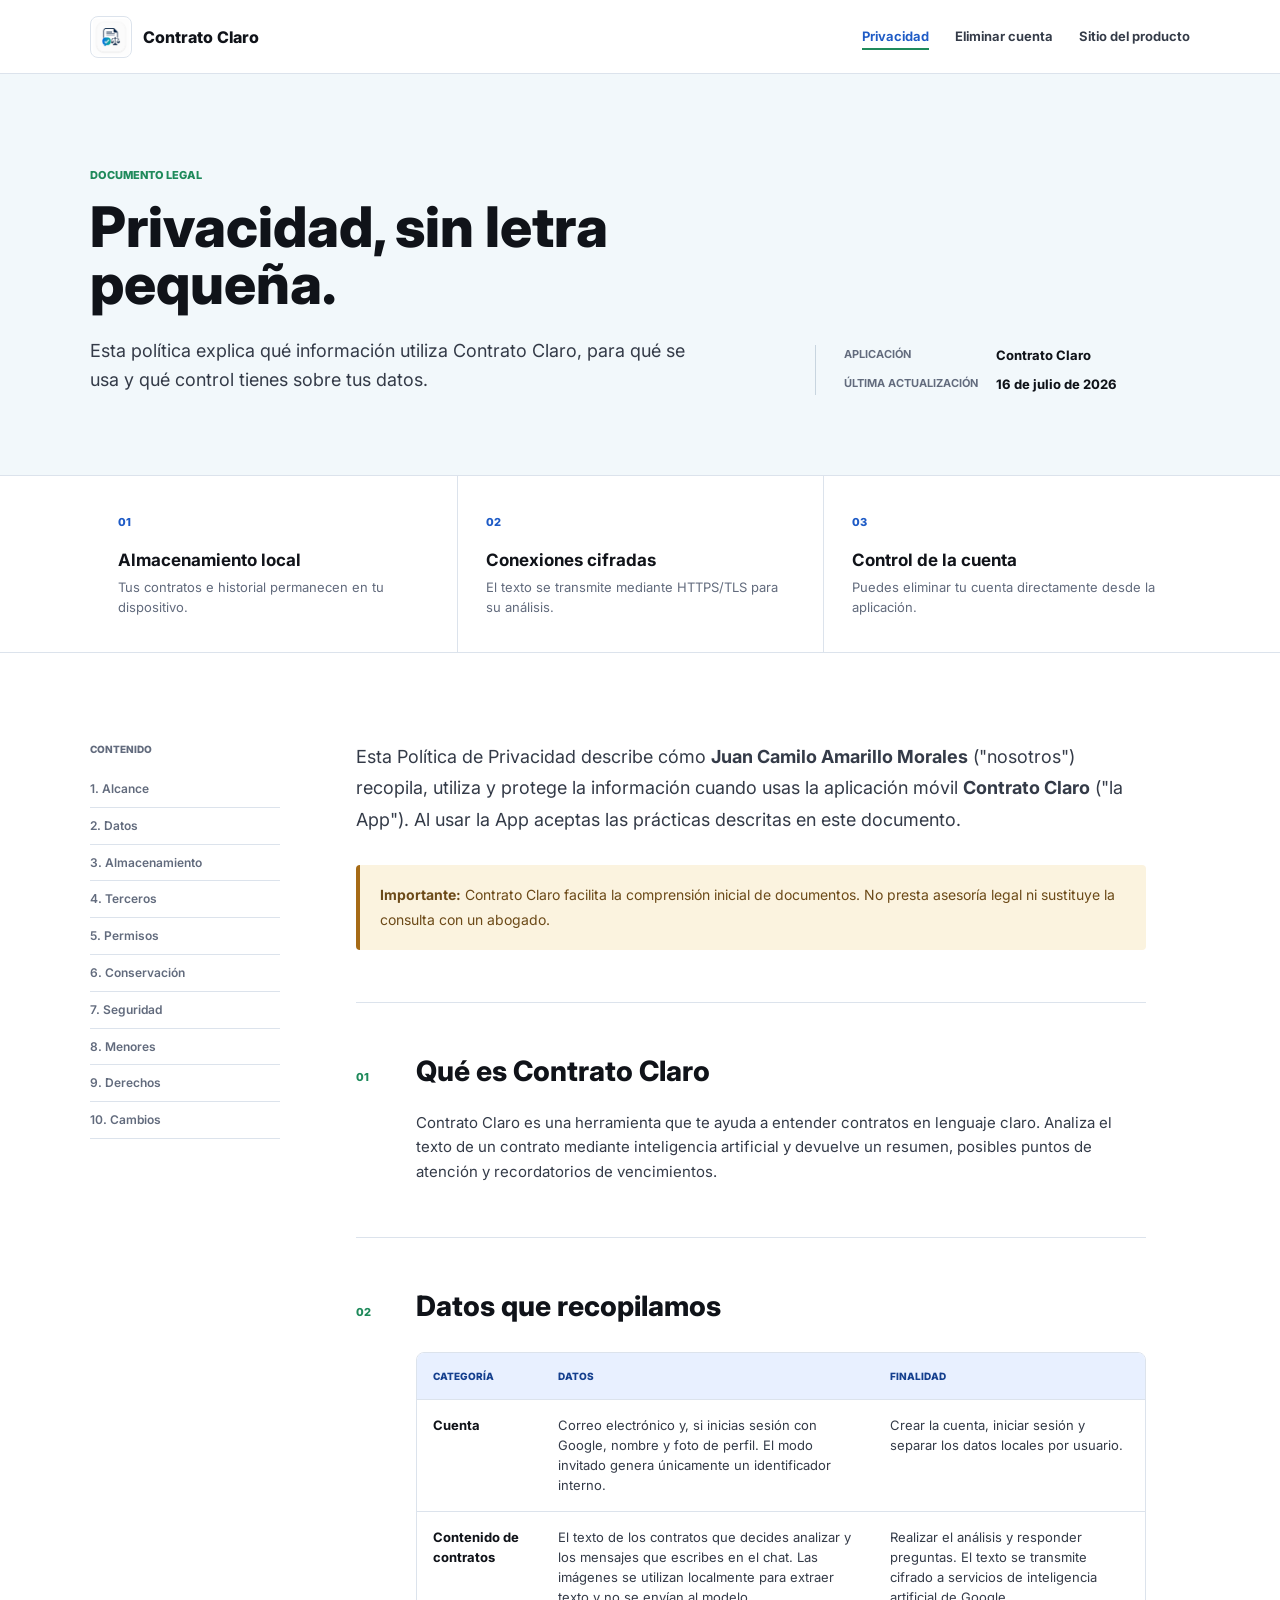
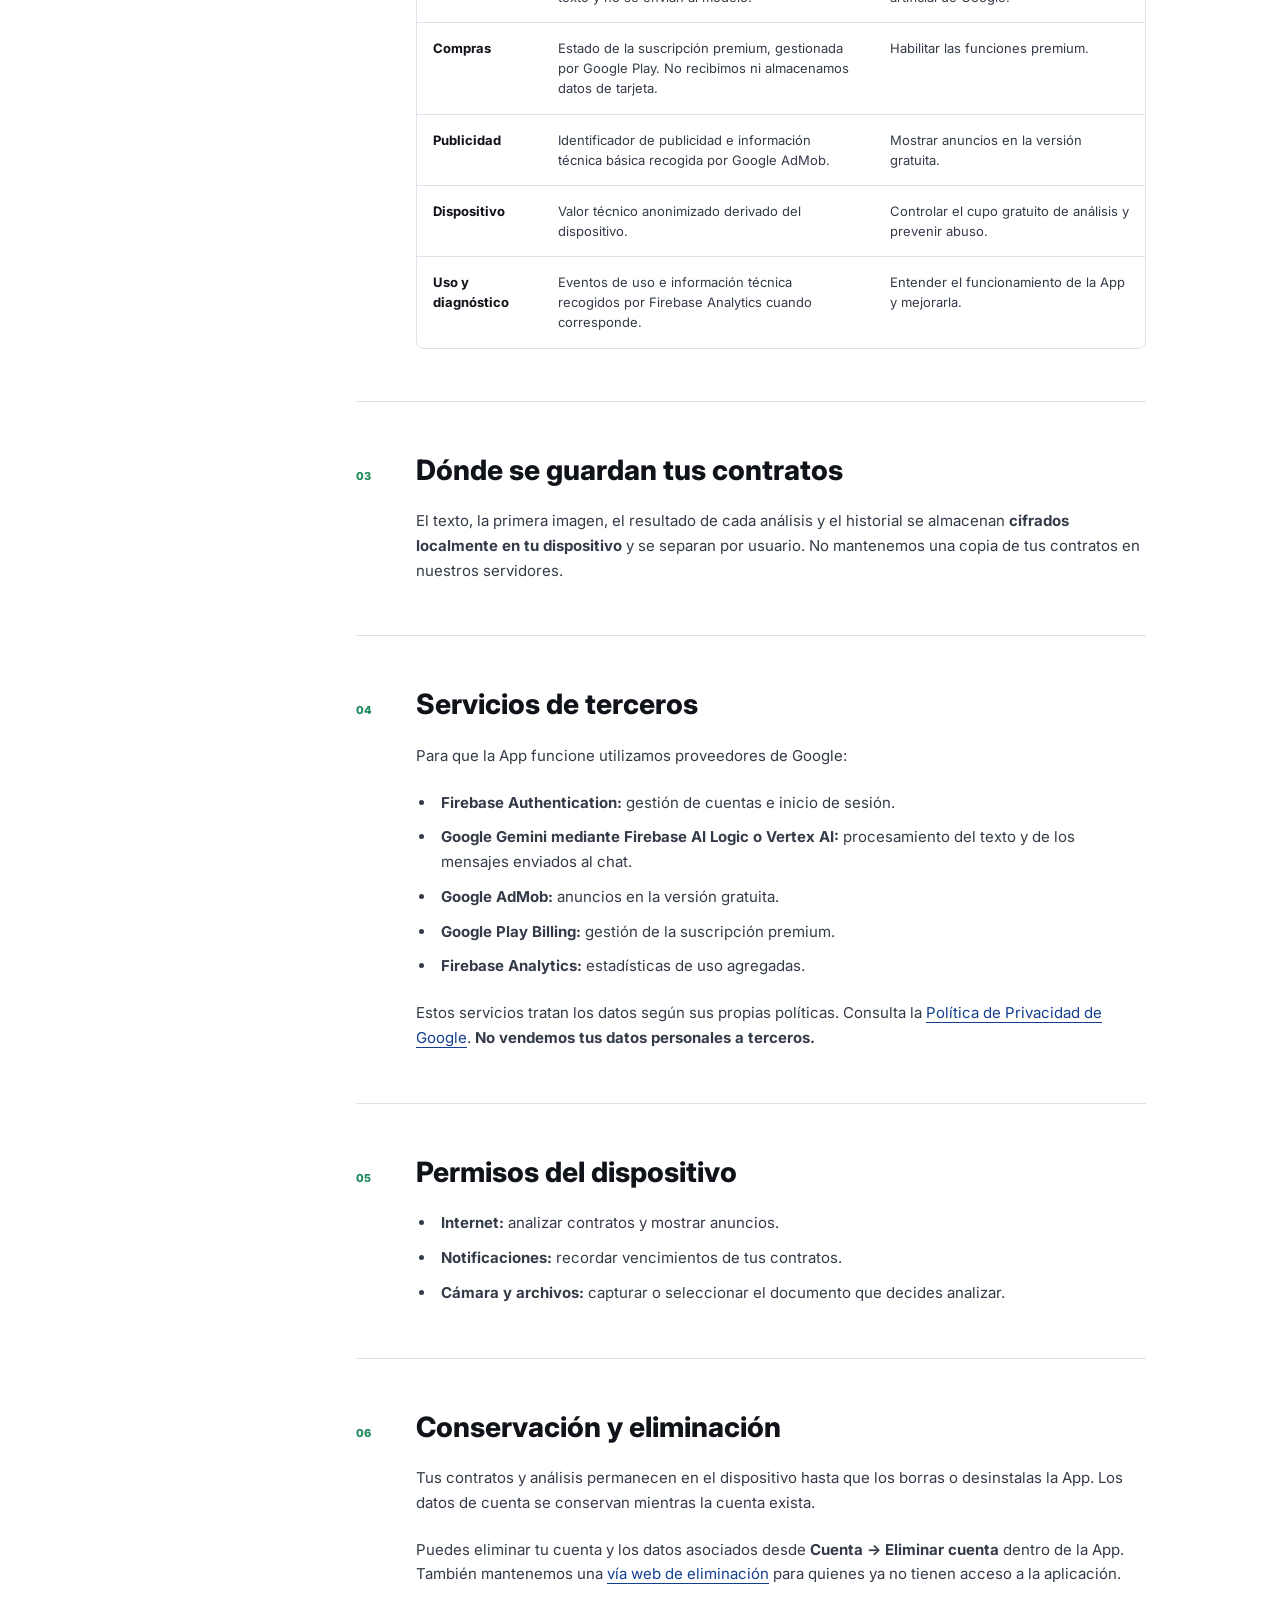
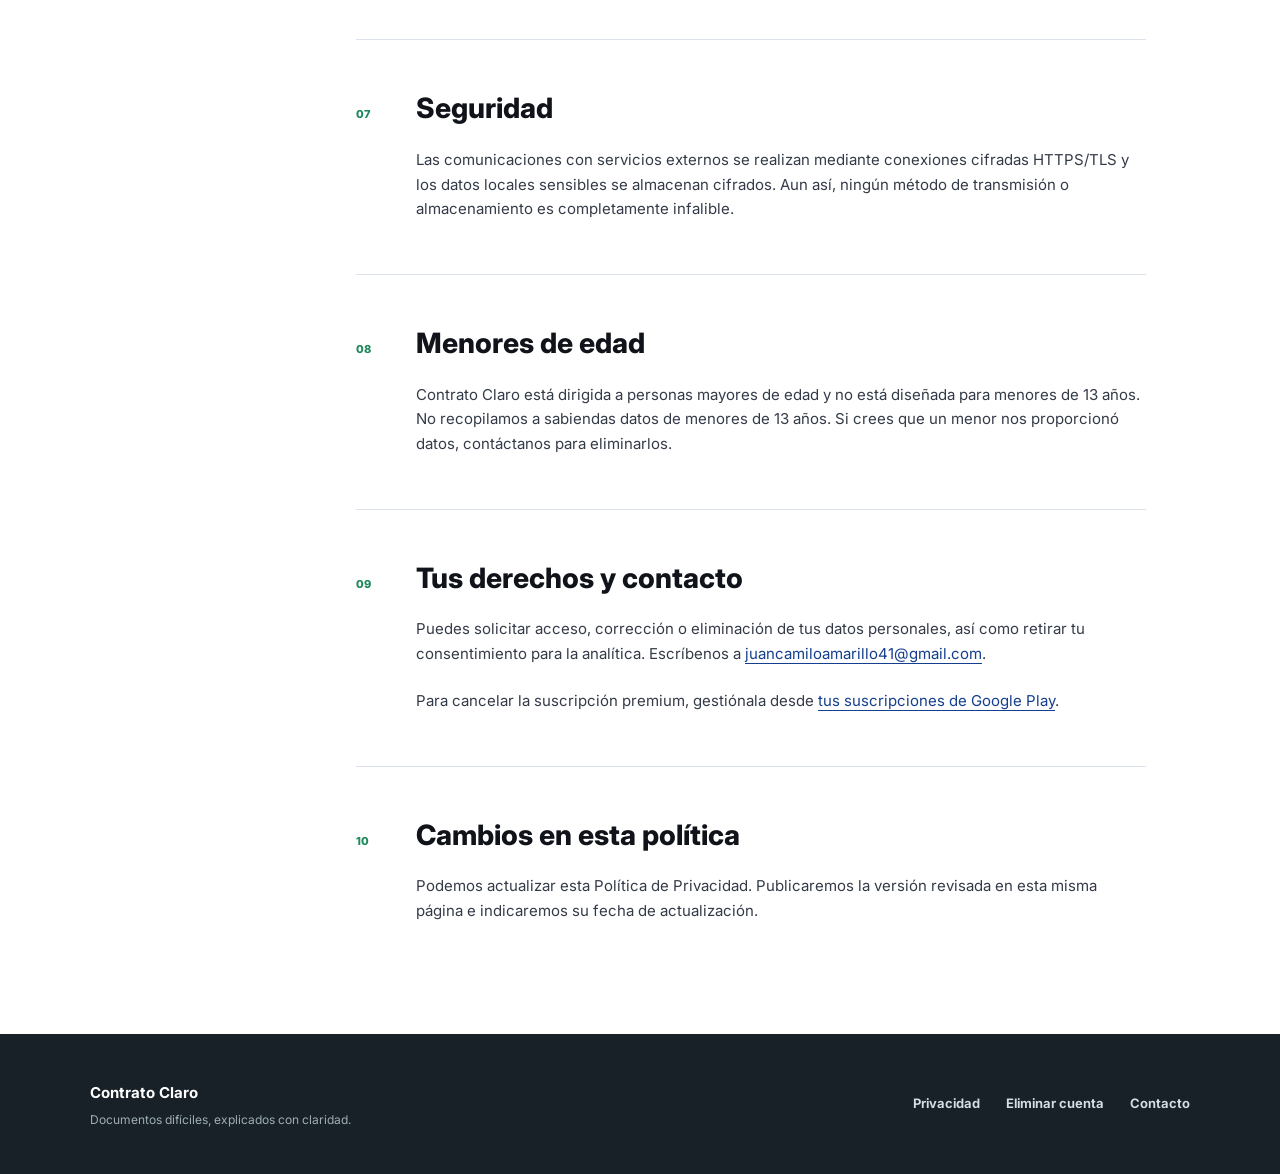
<file: index.html>
<!doctype html>
<html lang="es">
<head>
  <meta charset="utf-8">
  <meta name="viewport" content="width=device-width, initial-scale=1">
  <meta name="theme-color" content="#f2f8fb">
  <meta name="description" content="Política de privacidad de Contrato Claro: datos tratados, almacenamiento, terceros, seguridad y control del usuario.">
  <meta name="robots" content="index, follow">
  <link rel="icon" type="image/png" href="assets/contrato-claro-logo.png">
  <link rel="preload" href="assets/inter-variable.ttf" as="font" type="font/ttf" crossorigin>
  <link rel="stylesheet" href="styles.css">
  <title>Política de privacidad | Contrato Claro</title>
</head>
<body>
  <a class="skip-link" href="#contenido">Ir al contenido</a>

  <header class="legal-header">
    <div class="legal-shell legal-header__inner">
      <a class="legal-brand" href="https://juancamiloamarillo41-cloud.github.io/contratoclaro-web/" aria-label="Ir al sitio de Contrato Claro">
        <img src="assets/contrato-claro-logo.png" width="42" height="42" alt="">
        <span>Contrato Claro</span>
      </a>
      <nav aria-label="Navegación legal">
        <a aria-current="page" href="./">Privacidad</a>
        <a href="eliminar-cuenta.html">Eliminar cuenta</a>
        <a href="https://juancamiloamarillo41-cloud.github.io/contratoclaro-web/">Sitio del producto</a>
      </nav>
    </div>
  </header>

  <main id="contenido">
    <section class="legal-hero">
      <div class="legal-shell legal-hero__grid">
        <div>
          <p class="legal-eyebrow">Documento legal</p>
          <h1>Privacidad, sin letra pequeña.</h1>
          <p class="legal-hero__lead">Esta política explica qué información utiliza Contrato Claro, para qué se usa y qué control tienes sobre tus datos.</p>
        </div>
        <div class="legal-meta" aria-label="Información del documento">
          <span>Aplicación</span>
          <strong>Contrato Claro</strong>
          <span>Última actualización</span>
          <strong>16 de julio de 2026</strong>
        </div>
      </div>
    </section>

    <section class="privacy-summary" aria-label="Principios de privacidad">
      <div class="legal-shell privacy-summary__grid">
        <article>
          <span>01</span>
          <h2>Almacenamiento local</h2>
          <p>Tus contratos e historial permanecen en tu dispositivo.</p>
        </article>
        <article>
          <span>02</span>
          <h2>Conexiones cifradas</h2>
          <p>El texto se transmite mediante HTTPS/TLS para su análisis.</p>
        </article>
        <article>
          <span>03</span>
          <h2>Control de la cuenta</h2>
          <p>Puedes eliminar tu cuenta directamente desde la aplicación.</p>
        </article>
      </div>
    </section>

    <div class="legal-shell legal-layout">
      <aside class="toc" aria-label="Contenido de la política">
        <p>Contenido</p>
        <nav>
          <a href="#alcance">1. Alcance</a>
          <a href="#datos">2. Datos</a>
          <a href="#almacenamiento">3. Almacenamiento</a>
          <a href="#terceros">4. Terceros</a>
          <a href="#permisos">5. Permisos</a>
          <a href="#conservacion">6. Conservación</a>
          <a href="#seguridad">7. Seguridad</a>
          <a href="#menores">8. Menores</a>
          <a href="#derechos">9. Derechos</a>
          <a href="#cambios">10. Cambios</a>
        </nav>
      </aside>

      <article class="policy-content">
        <div class="policy-intro">
          <p>Esta Política de Privacidad describe cómo <strong>Juan Camilo Amarillo Morales</strong> ("nosotros") recopila, utiliza y protege la información cuando usas la aplicación móvil <strong>Contrato Claro</strong> ("la App"). Al usar la App aceptas las prácticas descritas en este documento.</p>
          <p class="legal-notice"><strong>Importante:</strong> Contrato Claro facilita la comprensión inicial de documentos. No presta asesoría legal ni sustituye la consulta con un abogado.</p>
        </div>

        <section class="policy-section" id="alcance">
          <div class="policy-section__title">
            <span>01</span>
            <h2>Qué es Contrato Claro</h2>
          </div>
          <p>Contrato Claro es una herramienta que te ayuda a entender contratos en lenguaje claro. Analiza el texto de un contrato mediante inteligencia artificial y devuelve un resumen, posibles puntos de atención y recordatorios de vencimientos.</p>
        </section>

        <section class="policy-section" id="datos">
          <div class="policy-section__title">
            <span>02</span>
            <h2>Datos que recopilamos</h2>
          </div>
          <div class="table-wrap" tabindex="0" aria-label="Tabla de datos recopilados">
            <table>
              <thead>
                <tr><th>Categoría</th><th>Datos</th><th>Finalidad</th></tr>
              </thead>
              <tbody>
                <tr>
                  <td>Cuenta</td>
                  <td>Correo electrónico y, si inicias sesión con Google, nombre y foto de perfil. El modo invitado genera únicamente un identificador interno.</td>
                  <td>Crear la cuenta, iniciar sesión y separar los datos locales por usuario.</td>
                </tr>
                <tr>
                  <td>Contenido de contratos</td>
                  <td>El texto de los contratos que decides analizar y los mensajes que escribes en el chat. Las imágenes se utilizan localmente para extraer texto y no se envían al modelo.</td>
                  <td>Realizar el análisis y responder preguntas. El texto se transmite cifrado a servicios de inteligencia artificial de Google.</td>
                </tr>
                <tr>
                  <td>Compras</td>
                  <td>Estado de la suscripción premium, gestionada por Google Play. No recibimos ni almacenamos datos de tarjeta.</td>
                  <td>Habilitar las funciones premium.</td>
                </tr>
                <tr>
                  <td>Publicidad</td>
                  <td>Identificador de publicidad e información técnica básica recogida por Google AdMob.</td>
                  <td>Mostrar anuncios en la versión gratuita.</td>
                </tr>
                <tr>
                  <td>Dispositivo</td>
                  <td>Valor técnico anonimizado derivado del dispositivo.</td>
                  <td>Controlar el cupo gratuito de análisis y prevenir abuso.</td>
                </tr>
                <tr>
                  <td>Uso y diagnóstico</td>
                  <td>Eventos de uso e información técnica recogidos por Firebase Analytics cuando corresponde.</td>
                  <td>Entender el funcionamiento de la App y mejorarla.</td>
                </tr>
              </tbody>
            </table>
          </div>
        </section>

        <section class="policy-section" id="almacenamiento">
          <div class="policy-section__title">
            <span>03</span>
            <h2>Dónde se guardan tus contratos</h2>
          </div>
          <p>El texto, la primera imagen, el resultado de cada análisis y el historial se almacenan <strong>cifrados localmente en tu dispositivo</strong> y se separan por usuario. No mantenemos una copia de tus contratos en nuestros servidores.</p>
        </section>

        <section class="policy-section" id="terceros">
          <div class="policy-section__title">
            <span>04</span>
            <h2>Servicios de terceros</h2>
          </div>
          <p>Para que la App funcione utilizamos proveedores de Google:</p>
          <ul>
            <li><strong>Firebase Authentication:</strong> gestión de cuentas e inicio de sesión.</li>
            <li><strong>Google Gemini mediante Firebase AI Logic o Vertex AI:</strong> procesamiento del texto y de los mensajes enviados al chat.</li>
            <li><strong>Google AdMob:</strong> anuncios en la versión gratuita.</li>
            <li><strong>Google Play Billing:</strong> gestión de la suscripción premium.</li>
            <li><strong>Firebase Analytics:</strong> estadísticas de uso agregadas.</li>
          </ul>
          <p>Estos servicios tratan los datos según sus propias políticas. Consulta la <a href="https://policies.google.com/privacy" target="_blank" rel="noopener noreferrer">Política de Privacidad de Google</a>. <strong>No vendemos tus datos personales a terceros.</strong></p>
        </section>

        <section class="policy-section" id="permisos">
          <div class="policy-section__title">
            <span>05</span>
            <h2>Permisos del dispositivo</h2>
          </div>
          <ul>
            <li><strong>Internet:</strong> analizar contratos y mostrar anuncios.</li>
            <li><strong>Notificaciones:</strong> recordar vencimientos de tus contratos.</li>
            <li><strong>Cámara y archivos:</strong> capturar o seleccionar el documento que decides analizar.</li>
          </ul>
        </section>

        <section class="policy-section" id="conservacion">
          <div class="policy-section__title">
            <span>06</span>
            <h2>Conservación y eliminación</h2>
          </div>
          <p>Tus contratos y análisis permanecen en el dispositivo hasta que los borras o desinstalas la App. Los datos de cuenta se conservan mientras la cuenta exista.</p>
          <p>Puedes eliminar tu cuenta y los datos asociados desde <strong>Cuenta → Eliminar cuenta</strong> dentro de la App. También mantenemos una <a href="eliminar-cuenta.html">vía web de eliminación</a> para quienes ya no tienen acceso a la aplicación.</p>
        </section>

        <section class="policy-section" id="seguridad">
          <div class="policy-section__title">
            <span>07</span>
            <h2>Seguridad</h2>
          </div>
          <p>Las comunicaciones con servicios externos se realizan mediante conexiones cifradas HTTPS/TLS y los datos locales sensibles se almacenan cifrados. Aun así, ningún método de transmisión o almacenamiento es completamente infalible.</p>
        </section>

        <section class="policy-section" id="menores">
          <div class="policy-section__title">
            <span>08</span>
            <h2>Menores de edad</h2>
          </div>
          <p>Contrato Claro está dirigida a personas mayores de edad y no está diseñada para menores de 13 años. No recopilamos a sabiendas datos de menores de 13 años. Si crees que un menor nos proporcionó datos, contáctanos para eliminarlos.</p>
        </section>

        <section class="policy-section" id="derechos">
          <div class="policy-section__title">
            <span>09</span>
            <h2>Tus derechos y contacto</h2>
          </div>
          <p>Puedes solicitar acceso, corrección o eliminación de tus datos personales, así como retirar tu consentimiento para la analítica. Escríbenos a <a href="mailto:juancamiloamarillo41@gmail.com">juancamiloamarillo41@gmail.com</a>.</p>
          <p>Para cancelar la suscripción premium, gestiónala desde <a href="https://play.google.com/store/account/subscriptions" target="_blank" rel="noopener noreferrer">tus suscripciones de Google Play</a>.</p>
        </section>

        <section class="policy-section" id="cambios">
          <div class="policy-section__title">
            <span>10</span>
            <h2>Cambios en esta política</h2>
          </div>
          <p>Podemos actualizar esta Política de Privacidad. Publicaremos la versión revisada en esta misma página e indicaremos su fecha de actualización.</p>
        </section>
      </article>
    </div>
  </main>

  <footer class="legal-footer">
    <div class="legal-shell legal-footer__inner">
      <div>
        <strong>Contrato Claro</strong>
        <p>Documentos difíciles, explicados con claridad.</p>
      </div>
      <nav aria-label="Enlaces del pie de página">
        <a href="./">Privacidad</a>
        <a href="eliminar-cuenta.html">Eliminar cuenta</a>
        <a href="mailto:juancamiloamarillo41@gmail.com">Contacto</a>
      </nav>
    </div>
  </footer>
</body>
</html>
</file>
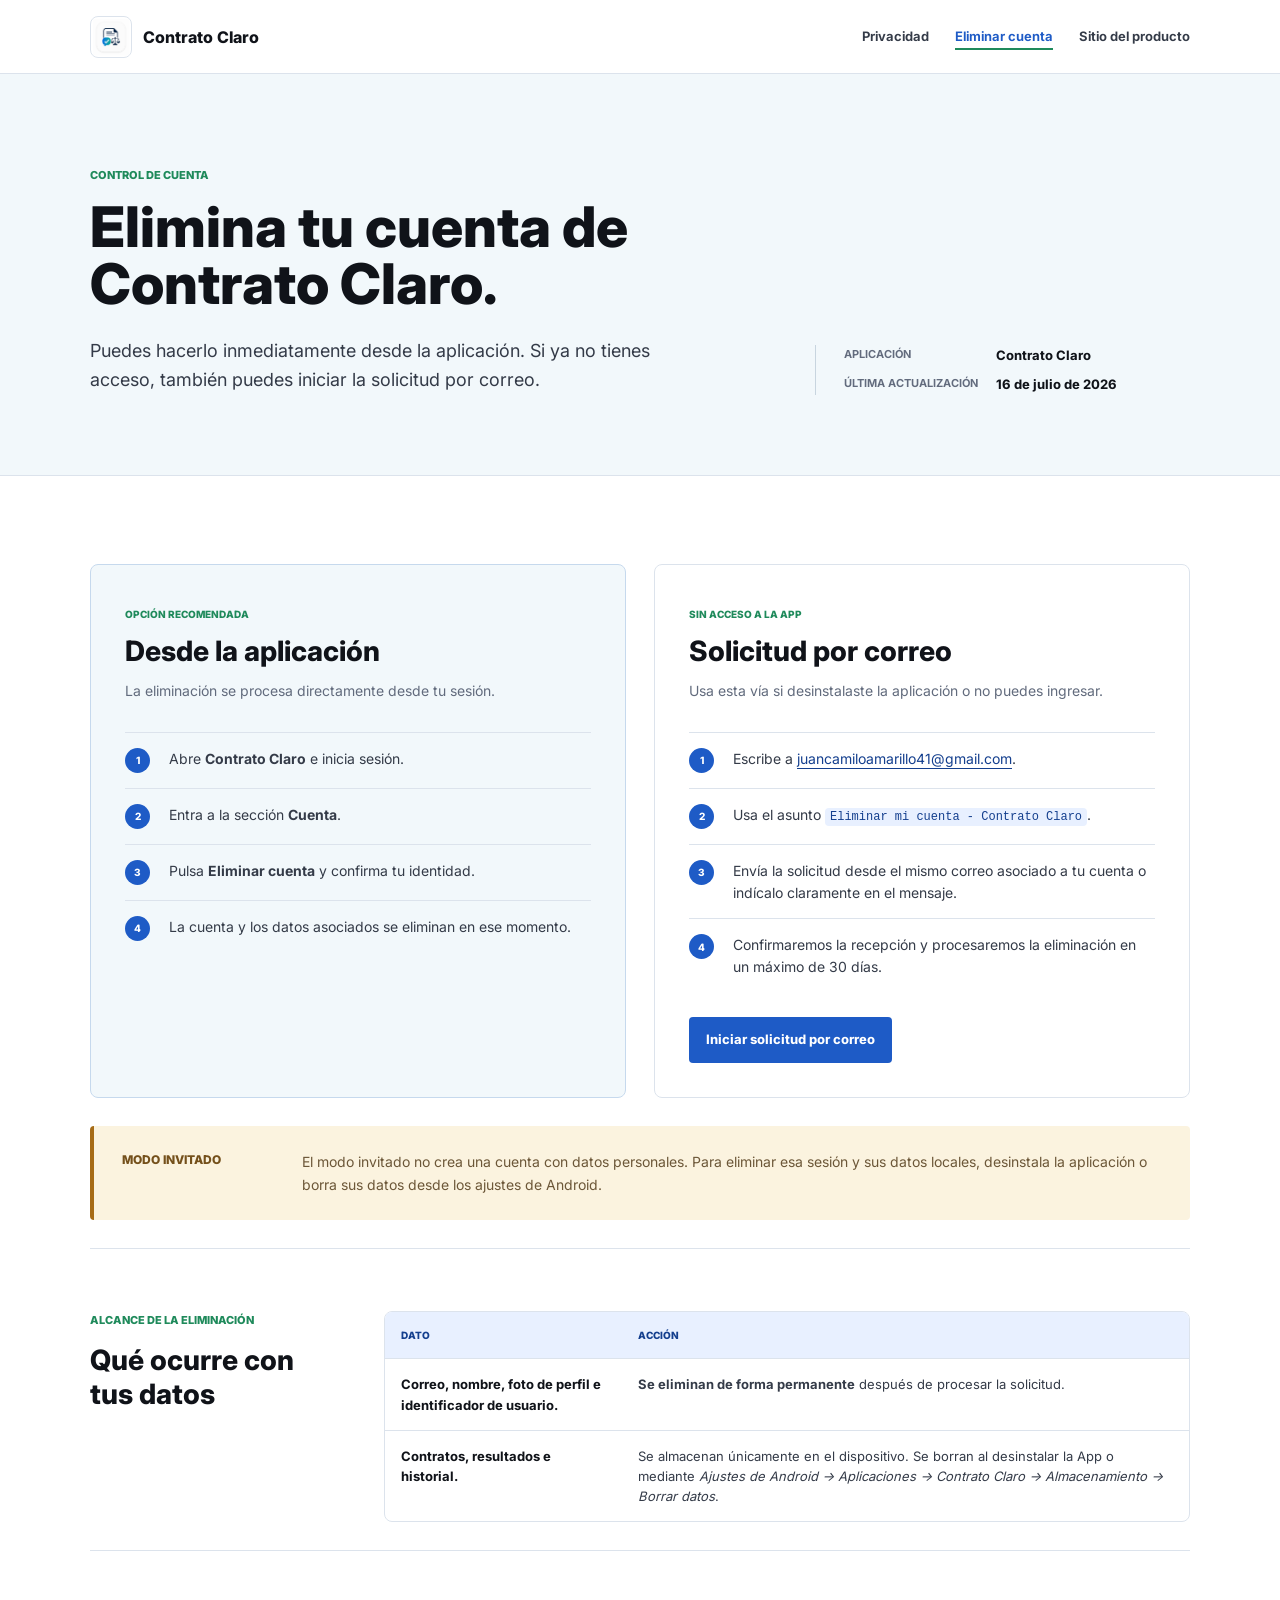
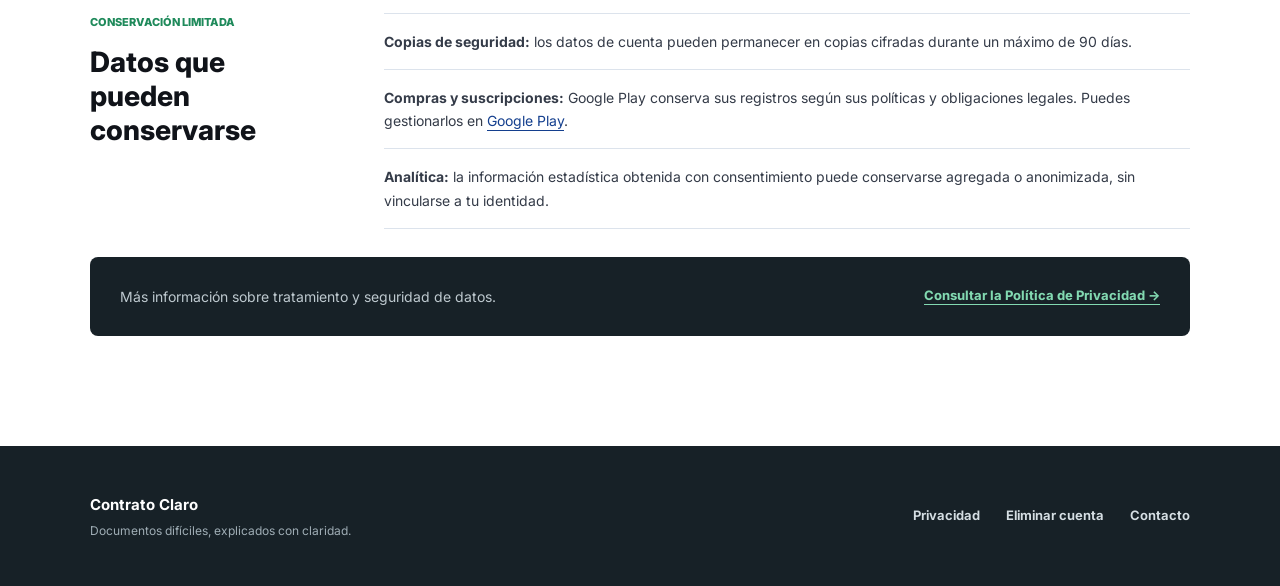
<file: eliminar-cuenta.html>
<!doctype html>
<html lang="es">
<head>
  <meta charset="utf-8">
  <meta name="viewport" content="width=device-width, initial-scale=1">
  <meta name="theme-color" content="#f2f8fb">
  <meta name="description" content="Instrucciones para eliminar una cuenta de Contrato Claro y los datos asociados.">
  <meta name="robots" content="index, follow">
  <link rel="icon" type="image/png" href="assets/contrato-claro-logo.png">
  <link rel="preload" href="assets/inter-variable.ttf" as="font" type="font/ttf" crossorigin>
  <link rel="stylesheet" href="styles.css">
  <title>Eliminar tu cuenta | Contrato Claro</title>
</head>
<body>
  <a class="skip-link" href="#contenido">Ir al contenido</a>

  <header class="legal-header">
    <div class="legal-shell legal-header__inner">
      <a class="legal-brand" href="https://juancamiloamarillo41-cloud.github.io/contratoclaro-web/" aria-label="Ir al sitio de Contrato Claro">
        <img src="assets/contrato-claro-logo.png" width="42" height="42" alt="">
        <span>Contrato Claro</span>
      </a>
      <nav aria-label="Navegación legal">
        <a href="./">Privacidad</a>
        <a aria-current="page" href="eliminar-cuenta.html">Eliminar cuenta</a>
        <a href="https://juancamiloamarillo41-cloud.github.io/contratoclaro-web/">Sitio del producto</a>
      </nav>
    </div>
  </header>

  <main id="contenido">
    <section class="legal-hero legal-hero--account">
      <div class="legal-shell legal-hero__grid">
        <div>
          <p class="legal-eyebrow">Control de cuenta</p>
          <h1>Elimina tu cuenta de Contrato Claro.</h1>
          <p class="legal-hero__lead">Puedes hacerlo inmediatamente desde la aplicación. Si ya no tienes acceso, también puedes iniciar la solicitud por correo.</p>
        </div>
        <div class="legal-meta" aria-label="Información del documento">
          <span>Aplicación</span>
          <strong>Contrato Claro</strong>
          <span>Última actualización</span>
          <strong>16 de julio de 2026</strong>
        </div>
      </div>
    </section>

    <div class="legal-shell account-content">
      <section class="account-path account-path--primary" aria-labelledby="app-path-title">
        <div class="account-path__heading">
          <span>Opción recomendada</span>
          <h2 id="app-path-title">Desde la aplicación</h2>
          <p>La eliminación se procesa directamente desde tu sesión.</p>
        </div>
        <ol class="account-steps">
          <li><span>1</span><p>Abre <strong>Contrato Claro</strong> e inicia sesión.</p></li>
          <li><span>2</span><p>Entra a la sección <strong>Cuenta</strong>.</p></li>
          <li><span>3</span><p>Pulsa <strong>Eliminar cuenta</strong> y confirma tu identidad.</p></li>
          <li><span>4</span><p>La cuenta y los datos asociados se eliminan en ese momento.</p></li>
        </ol>
      </section>

      <section class="account-path" aria-labelledby="email-path-title">
        <div class="account-path__heading">
          <span>Sin acceso a la app</span>
          <h2 id="email-path-title">Solicitud por correo</h2>
          <p>Usa esta vía si desinstalaste la aplicación o no puedes ingresar.</p>
        </div>
        <ol class="account-steps">
          <li><span>1</span><p>Escribe a <a href="mailto:juancamiloamarillo41@gmail.com?subject=Eliminar%20mi%20cuenta%20-%20Contrato%20Claro">juancamiloamarillo41@gmail.com</a>.</p></li>
          <li><span>2</span><p>Usa el asunto <code>Eliminar mi cuenta - Contrato Claro</code>.</p></li>
          <li><span>3</span><p>Envía la solicitud desde el mismo correo asociado a tu cuenta o indícalo claramente en el mensaje.</p></li>
          <li><span>4</span><p>Confirmaremos la recepción y procesaremos la eliminación en un máximo de 30 días.</p></li>
        </ol>
        <a class="legal-button" href="mailto:juancamiloamarillo41@gmail.com?subject=Eliminar%20mi%20cuenta%20-%20Contrato%20Claro">Iniciar solicitud por correo</a>
      </section>

      <aside class="guest-note">
        <span>Modo invitado</span>
        <p>El modo invitado no crea una cuenta con datos personales. Para eliminar esa sesión y sus datos locales, desinstala la aplicación o borra sus datos desde los ajustes de Android.</p>
      </aside>

      <section class="account-detail" aria-labelledby="deleted-data-title">
        <div class="account-detail__heading">
          <p class="legal-eyebrow">Alcance de la eliminación</p>
          <h2 id="deleted-data-title">Qué ocurre con tus datos</h2>
        </div>
        <div class="table-wrap" tabindex="0" aria-label="Tabla sobre eliminación de datos">
          <table>
            <thead>
              <tr><th>Dato</th><th>Acción</th></tr>
            </thead>
            <tbody>
              <tr>
                <td>Correo, nombre, foto de perfil e identificador de usuario.</td>
                <td><strong>Se eliminan de forma permanente</strong> después de procesar la solicitud.</td>
              </tr>
              <tr>
                <td>Contratos, resultados e historial.</td>
                <td>Se almacenan únicamente en el dispositivo. Se borran al desinstalar la App o mediante <em>Ajustes de Android → Aplicaciones → Contrato Claro → Almacenamiento → Borrar datos</em>.</td>
              </tr>
            </tbody>
          </table>
        </div>
      </section>

      <section class="account-detail" aria-labelledby="retention-title">
        <div class="account-detail__heading">
          <p class="legal-eyebrow">Conservación limitada</p>
          <h2 id="retention-title">Datos que pueden conservarse</h2>
        </div>
        <ul class="retention-list">
          <li><strong>Copias de seguridad:</strong> los datos de cuenta pueden permanecer en copias cifradas durante un máximo de 90 días.</li>
          <li><strong>Compras y suscripciones:</strong> Google Play conserva sus registros según sus políticas y obligaciones legales. Puedes gestionarlos en <a href="https://play.google.com/store/account/subscriptions" target="_blank" rel="noopener noreferrer">Google Play</a>.</li>
          <li><strong>Analítica:</strong> la información estadística obtenida con consentimiento puede conservarse agregada o anonimizada, sin vincularse a tu identidad.</li>
        </ul>
      </section>

      <div class="account-backlink">
        <p>Más información sobre tratamiento y seguridad de datos.</p>
        <a href="./">Consultar la Política de Privacidad <span aria-hidden="true">→</span></a>
      </div>
    </div>
  </main>

  <footer class="legal-footer">
    <div class="legal-shell legal-footer__inner">
      <div>
        <strong>Contrato Claro</strong>
        <p>Documentos difíciles, explicados con claridad.</p>
      </div>
      <nav aria-label="Enlaces del pie de página">
        <a href="./">Privacidad</a>
        <a href="eliminar-cuenta.html">Eliminar cuenta</a>
        <a href="mailto:juancamiloamarillo41@gmail.com">Contacto</a>
      </nav>
    </div>
  </footer>
</body>
</html>
</file>
<file: styles.css>
@font-face {
  font-family: "Inter";
  src: url("assets/inter-variable.ttf") format("truetype");
  font-style: normal;
  font-weight: 100 900;
  font-display: swap;
}

:root {
  --ink: #101319;
  --ink-soft: #343b48;
  --muted: #626b7d;
  --line: #dce3ec;
  --paper: #ffffff;
  --mist: #f2f8fb;
  --blue: #1e5bc6;
  --blue-deep: #143f8e;
  --blue-soft: #e8f0ff;
  --green: #1f8a5b;
  --green-soft: #e7f6ef;
  --amber: #a66b16;
  --amber-soft: #fbf3df;
  --shell: 1100px;
}

* {
  box-sizing: border-box;
  letter-spacing: 0;
}

html {
  scroll-behavior: smooth;
}

body {
  margin: 0;
  min-width: 320px;
  color: var(--ink);
  background: var(--paper);
  font-family: "Inter", -apple-system, BlinkMacSystemFont, "Segoe UI", sans-serif;
  font-size: 16px;
  line-height: 1.65;
  -webkit-font-smoothing: antialiased;
}

a {
  color: var(--blue-deep);
  text-underline-offset: 4px;
}

:focus-visible {
  outline: 3px solid #00a7c7;
  outline-offset: 4px;
}

.skip-link {
  position: fixed;
  top: 0;
  left: 0;
  z-index: 1000;
  width: 1px;
  height: 1px;
  padding: 0;
  overflow: hidden;
  clip-path: inset(100%);
  white-space: nowrap;
  color: var(--paper);
  background: var(--ink);
}

.skip-link:focus-visible {
  top: 12px;
  left: 12px;
  width: auto;
  height: auto;
  padding: 10px 14px;
  overflow: visible;
  clip-path: none;
}

.legal-shell {
  width: min(var(--shell), calc(100% - 48px));
  margin-inline: auto;
}

.legal-header {
  position: sticky;
  top: 0;
  z-index: 100;
  height: 74px;
  background: rgba(255, 255, 255, 0.95);
  border-bottom: 1px solid var(--line);
  backdrop-filter: blur(14px);
}

.legal-header__inner {
  height: 100%;
  display: flex;
  align-items: center;
  justify-content: space-between;
  gap: 30px;
}

.legal-brand {
  display: inline-flex;
  align-items: center;
  gap: 11px;
  color: var(--ink);
  font-size: 16px;
  font-weight: 790;
  line-height: 1;
  text-decoration: none;
  white-space: nowrap;
}

.legal-brand img {
  width: 42px;
  height: 42px;
  border: 1px solid var(--line);
  border-radius: 8px;
  object-fit: cover;
}

.legal-header nav,
.legal-footer nav {
  display: flex;
  align-items: center;
  gap: 26px;
}

.legal-header nav a,
.legal-footer nav a {
  color: var(--ink-soft);
  font-size: 13px;
  font-weight: 670;
  text-decoration: none;
}

.legal-header nav a:hover,
.legal-header nav a[aria-current="page"],
.legal-footer nav a:hover {
  color: var(--blue);
  text-decoration: underline;
  text-decoration-color: var(--green);
  text-decoration-thickness: 2px;
  text-underline-offset: 7px;
}

.legal-hero {
  padding: 92px 0 80px;
  background: var(--mist);
  border-bottom: 1px solid var(--line);
}

.legal-hero__grid {
  display: grid;
  grid-template-columns: minmax(0, 1.25fr) minmax(260px, 0.75fr);
  gap: 100px;
  align-items: end;
}

.legal-eyebrow {
  margin: 0 0 15px;
  color: var(--green);
  font-size: 11px;
  font-weight: 820;
  text-transform: uppercase;
}

.legal-hero h1 {
  max-width: 730px;
  margin: 0;
  color: var(--ink);
  font-size: 56px;
  font-weight: 820;
  line-height: 1.02;
}

.legal-hero__lead {
  max-width: 700px;
  margin: 24px 0 0;
  color: var(--ink-soft);
  font-size: 18px;
  line-height: 1.6;
}

.legal-meta {
  padding-left: 28px;
  display: grid;
  grid-template-columns: auto 1fr;
  gap: 7px 18px;
  border-left: 1px solid #c8d5df;
}

.legal-meta span {
  color: var(--muted);
  font-size: 11px;
  font-weight: 680;
  text-transform: uppercase;
}

.legal-meta strong {
  color: var(--ink);
  font-size: 13px;
  font-weight: 740;
}

.privacy-summary {
  background: var(--paper);
  border-bottom: 1px solid var(--line);
}

.privacy-summary__grid {
  display: grid;
  grid-template-columns: repeat(3, minmax(0, 1fr));
}

.privacy-summary article {
  min-width: 0;
  padding: 31px 28px 34px;
}

.privacy-summary article + article {
  border-left: 1px solid var(--line);
}

.privacy-summary article > span {
  color: var(--blue);
  font-size: 11px;
  font-weight: 820;
}

.privacy-summary h2 {
  margin: 16px 0 5px;
  color: var(--ink);
  font-size: 17px;
  line-height: 1.35;
}

.privacy-summary p {
  margin: 0;
  color: var(--muted);
  font-size: 13px;
  line-height: 1.55;
}

.legal-layout {
  padding: 88px 0 110px;
  display: grid;
  grid-template-columns: 190px minmax(0, 1fr);
  gap: 76px;
  align-items: start;
}

.toc {
  position: sticky;
  top: 108px;
}

.toc > p {
  margin: 0 0 14px;
  color: var(--muted);
  font-size: 10px;
  font-weight: 820;
  text-transform: uppercase;
}

.toc nav {
  display: flex;
  flex-direction: column;
}

.toc a {
  padding: 8px 0;
  color: var(--muted);
  border-bottom: 1px solid var(--line);
  font-size: 12px;
  font-weight: 600;
  text-decoration: none;
}

.toc a:hover,
.toc a:focus-visible {
  color: var(--blue);
}

.policy-content {
  min-width: 0;
  max-width: 790px;
}

.policy-intro {
  color: var(--ink-soft);
  font-size: 18px;
  line-height: 1.75;
}

.policy-intro > p:first-child {
  margin-top: 0;
}

.legal-notice {
  margin: 30px 0 0;
  padding: 18px 20px;
  color: #6c4a18;
  background: var(--amber-soft);
  border-left: 4px solid var(--amber);
  border-radius: 4px;
  font-size: 14px;
}

.policy-section {
  padding: 52px 0 0;
  margin-top: 52px;
  border-top: 1px solid var(--line);
  scroll-margin-top: 106px;
}

.policy-section__title {
  display: grid;
  grid-template-columns: 44px minmax(0, 1fr);
  gap: 16px;
  align-items: baseline;
}

.policy-section__title span {
  color: var(--green);
  font-size: 11px;
  font-weight: 820;
}

.policy-section h2,
.account-detail h2,
.account-path h2 {
  margin: 0;
  color: var(--ink);
  font-size: 28px;
  font-weight: 780;
  line-height: 1.2;
}

.policy-section > p,
.policy-section li {
  color: var(--ink-soft);
  font-size: 15px;
}

.policy-section > p {
  margin: 22px 0 0 60px;
}

.policy-section ul {
  margin: 22px 0 0 60px;
  padding-left: 20px;
}

.policy-section li {
  margin-bottom: 10px;
  padding-left: 5px;
}

.table-wrap {
  margin: 28px 0 0 60px;
  overflow-x: auto;
  border: 1px solid var(--line);
  border-radius: 8px;
}

table {
  width: 100%;
  min-width: 690px;
  border-collapse: collapse;
  font-size: 13px;
}

th,
td {
  padding: 15px 16px;
  text-align: left;
  vertical-align: top;
  border-bottom: 1px solid var(--line);
}

th {
  color: var(--blue-deep);
  background: var(--blue-soft);
  font-size: 10px;
  font-weight: 820;
  text-transform: uppercase;
}

td {
  color: var(--ink-soft);
  line-height: 1.55;
}

tr:last-child td {
  border-bottom: 0;
}

td:first-child {
  color: var(--ink);
  font-weight: 720;
}

.legal-footer {
  padding: 45px 0;
  background: #172127;
}

.legal-footer__inner {
  display: flex;
  align-items: center;
  justify-content: space-between;
  gap: 40px;
}

.legal-footer strong {
  color: var(--paper);
  font-size: 15px;
}

.legal-footer p {
  margin: 4px 0 0;
  color: #9fadb5;
  font-size: 12px;
}

.legal-footer nav a {
  color: #d5dee3;
}

.account-content {
  padding: 88px 0 110px;
  display: grid;
  grid-template-columns: repeat(2, minmax(0, 1fr));
  gap: 28px;
}

.account-path {
  padding: 34px;
  border: 1px solid var(--line);
  border-radius: 8px;
}

.account-path--primary {
  background: var(--mist);
  border-color: #c6d9ed;
}

.account-path__heading > span {
  color: var(--green);
  font-size: 10px;
  font-weight: 820;
  text-transform: uppercase;
}

.account-path h2 {
  margin-top: 10px;
}

.account-path__heading > p {
  margin: 10px 0 0;
  color: var(--muted);
  font-size: 14px;
}

.account-steps {
  margin: 30px 0 0;
  padding: 0;
  list-style: none;
}

.account-steps li {
  display: grid;
  grid-template-columns: 30px minmax(0, 1fr);
  gap: 14px;
  padding: 15px 0;
  border-top: 1px solid var(--line);
}

.account-steps li > span {
  width: 25px;
  height: 25px;
  display: grid;
  place-items: center;
  color: var(--paper);
  background: var(--blue);
  border-radius: 50%;
  font-size: 10px;
  font-weight: 800;
}

.account-steps p {
  margin: 0;
  color: var(--ink-soft);
  font-size: 14px;
  line-height: 1.55;
}

code {
  padding: 2px 5px;
  color: var(--blue-deep);
  background: var(--blue-soft);
  border-radius: 4px;
  font-family: ui-monospace, SFMono-Regular, Consolas, monospace;
  font-size: 12px;
}

.legal-button {
  min-height: 46px;
  margin-top: 24px;
  display: inline-flex;
  align-items: center;
  justify-content: center;
  padding: 11px 17px;
  color: var(--paper);
  background: var(--blue);
  border-radius: 4px;
  font-size: 13px;
  font-weight: 760;
  text-decoration: none;
}

.legal-button:hover {
  background: var(--blue-deep);
}

.guest-note {
  grid-column: 1 / -1;
  padding: 24px 28px;
  display: grid;
  grid-template-columns: 150px 1fr;
  gap: 30px;
  background: var(--amber-soft);
  border-left: 4px solid var(--amber);
  border-radius: 4px;
}

.guest-note span {
  color: #74501b;
  font-size: 12px;
  font-weight: 820;
  text-transform: uppercase;
}

.guest-note p {
  margin: 0;
  color: #6c5738;
  font-size: 14px;
}

.account-detail {
  grid-column: 1 / -1;
  padding-top: 62px;
  display: grid;
  grid-template-columns: 240px minmax(0, 1fr);
  gap: 54px;
  border-top: 1px solid var(--line);
}

.account-detail .table-wrap {
  margin: 0;
}

.retention-list {
  margin: 0;
  padding: 0;
  list-style: none;
}

.retention-list li {
  padding: 16px 0;
  color: var(--ink-soft);
  border-top: 1px solid var(--line);
  font-size: 14px;
}

.retention-list li:last-child {
  border-bottom: 1px solid var(--line);
}

.account-backlink {
  grid-column: 1 / -1;
  padding: 28px 30px;
  display: flex;
  align-items: center;
  justify-content: space-between;
  gap: 30px;
  color: var(--paper);
  background: #172127;
  border-radius: 8px;
}

.account-backlink p {
  margin: 0;
  color: #bec9cf;
  font-size: 14px;
}

.account-backlink a {
  color: #82d9b1;
  font-size: 13px;
  font-weight: 740;
}

.legal-hero__grid,
.privacy-summary__grid,
.legal-layout,
.account-content {
  animation: legal-enter 520ms ease both;
}

.privacy-summary__grid {
  animation-delay: 80ms;
}

.legal-layout,
.account-content {
  animation-delay: 140ms;
}

@keyframes legal-enter {
  from {
    opacity: 0;
    translate: 0 14px;
  }

  to {
    opacity: 1;
    translate: 0 0;
  }
}

@media (max-width: 860px) {
  .legal-header {
    height: auto;
  }

  .legal-header__inner {
    min-height: 68px;
    padding: 12px 0;
    align-items: flex-start;
    flex-direction: column;
  }

  .legal-header nav {
    width: 100%;
    padding-bottom: 2px;
    gap: 20px;
    overflow-x: auto;
  }

  .legal-header nav a {
    white-space: nowrap;
  }

  .legal-hero {
    padding: 72px 0 64px;
  }

  .legal-hero__grid {
    grid-template-columns: 1fr;
    gap: 42px;
  }

  .legal-hero h1 {
    font-size: 44px;
  }

  .legal-meta {
    padding: 22px 0 0;
    border-top: 1px solid #c8d5df;
    border-left: 0;
  }

  .legal-layout {
    grid-template-columns: 1fr;
    gap: 48px;
  }

  .toc {
    position: static;
  }

  .toc nav {
    display: grid;
    grid-template-columns: repeat(2, minmax(0, 1fr));
    column-gap: 24px;
  }

  .policy-content {
    max-width: none;
  }

  .account-content {
    grid-template-columns: 1fr;
  }

  .guest-note,
  .account-detail,
  .account-backlink {
    grid-column: 1;
  }

  .account-detail {
    grid-template-columns: 1fr;
    gap: 28px;
  }
}

@media (max-width: 640px) {
  .legal-shell {
    width: min(var(--shell), calc(100% - 36px));
  }

  .legal-brand img {
    width: 38px;
    height: 38px;
  }

  .legal-header nav {
    gap: 16px;
  }

  .legal-header nav a {
    font-size: 12px;
  }

  .legal-hero {
    padding: 58px 0 52px;
  }

  .legal-hero h1 {
    font-size: 36px;
  }

  .legal-hero__lead,
  .policy-intro {
    font-size: 16px;
  }

  .privacy-summary__grid {
    grid-template-columns: 1fr;
  }

  .privacy-summary article {
    padding: 24px 0;
  }

  .privacy-summary article + article {
    border-top: 1px solid var(--line);
    border-left: 0;
  }

  .legal-layout,
  .account-content {
    padding: 64px 0 80px;
  }

  .toc nav {
    grid-template-columns: 1fr;
  }

  .policy-section {
    padding-top: 38px;
    margin-top: 38px;
  }

  .policy-section__title {
    grid-template-columns: 34px minmax(0, 1fr);
    gap: 10px;
  }

  .policy-section h2,
  .account-detail h2,
  .account-path h2 {
    font-size: 24px;
  }

  .policy-section > p,
  .policy-section ul,
  .table-wrap {
    margin-left: 0;
  }

  .account-path {
    padding: 26px 20px;
  }

  .legal-button {
    width: 100%;
  }

  .guest-note {
    grid-template-columns: 1fr;
    gap: 10px;
    padding: 22px 20px;
  }

  .account-detail {
    padding-top: 46px;
  }

  .account-backlink,
  .legal-footer__inner {
    align-items: flex-start;
    flex-direction: column;
  }

  .legal-footer nav {
    align-items: flex-start;
    flex-direction: column;
    gap: 12px;
  }
}

@media (prefers-reduced-motion: reduce) {
  html {
    scroll-behavior: auto;
  }

  *,
  *::before,
  *::after {
    animation-duration: 0.01ms !important;
    animation-iteration-count: 1 !important;
    transition-duration: 0.01ms !important;
  }
}
</file>
